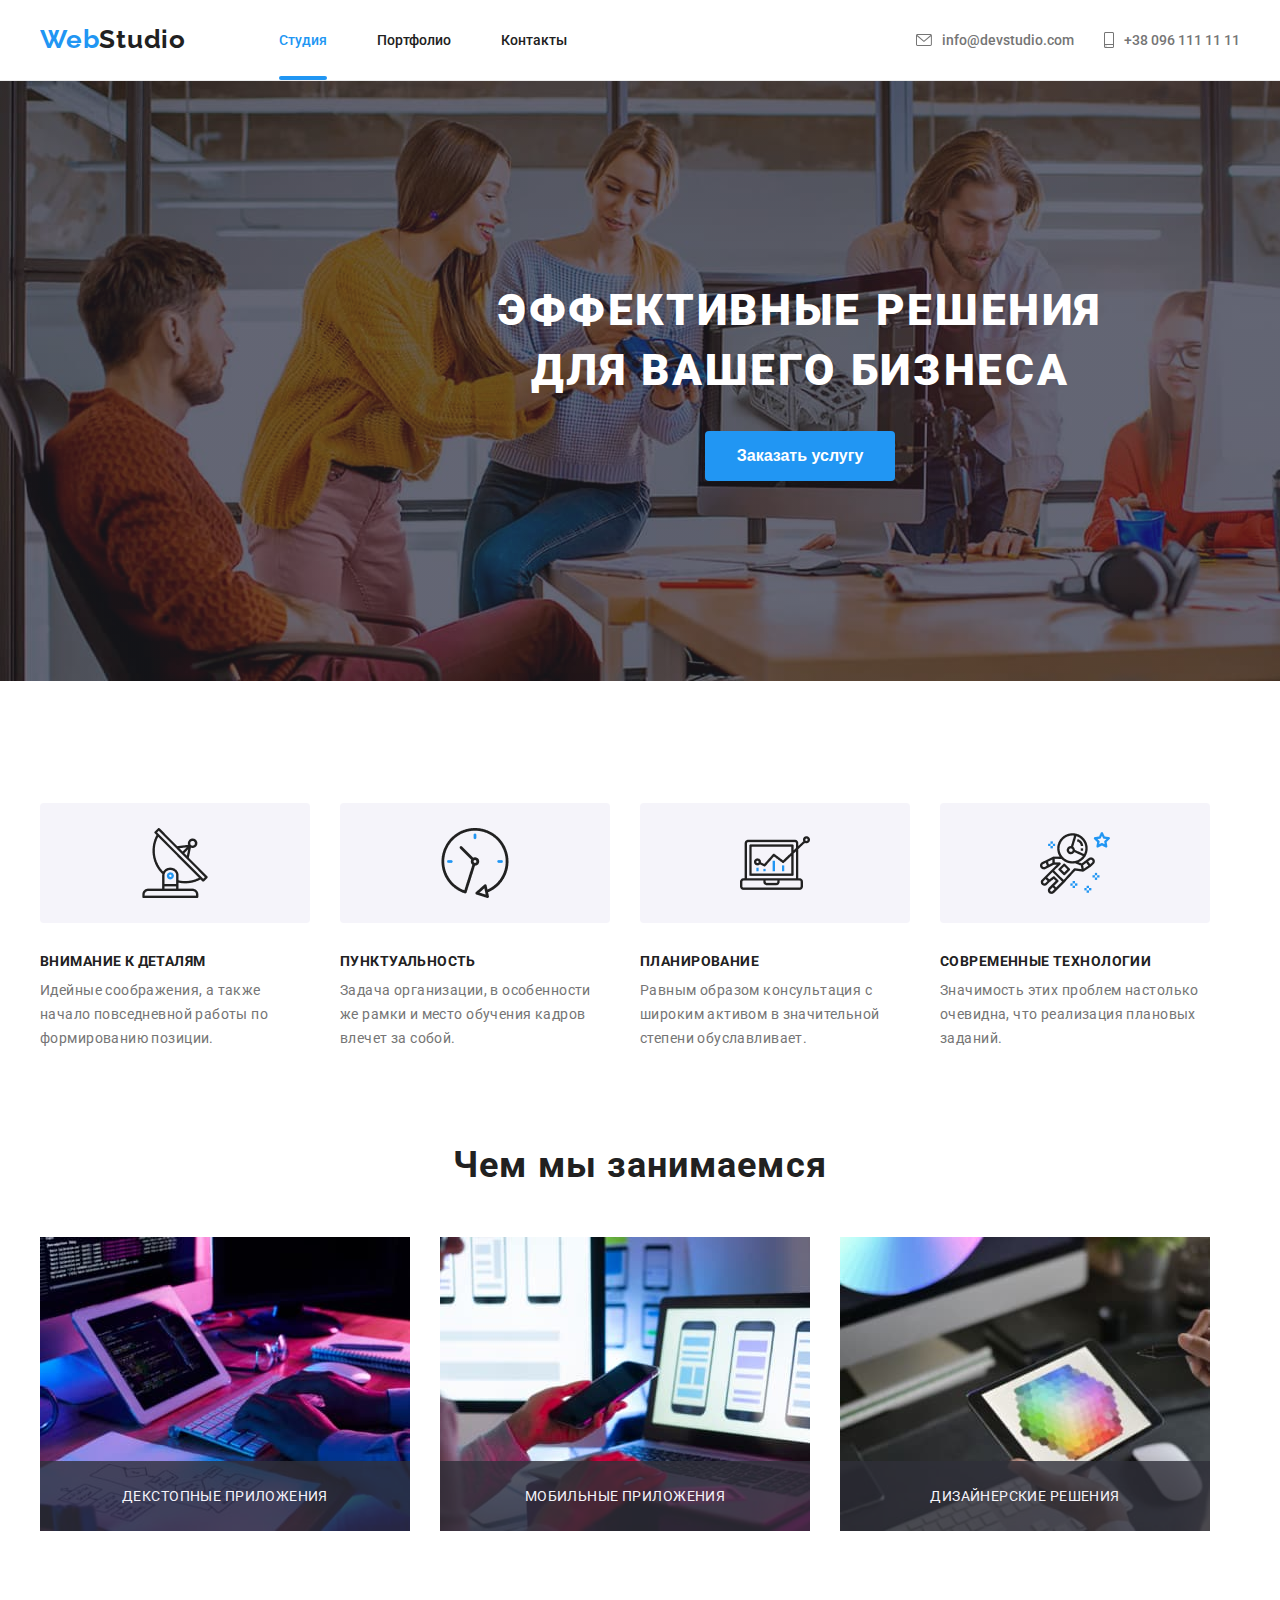
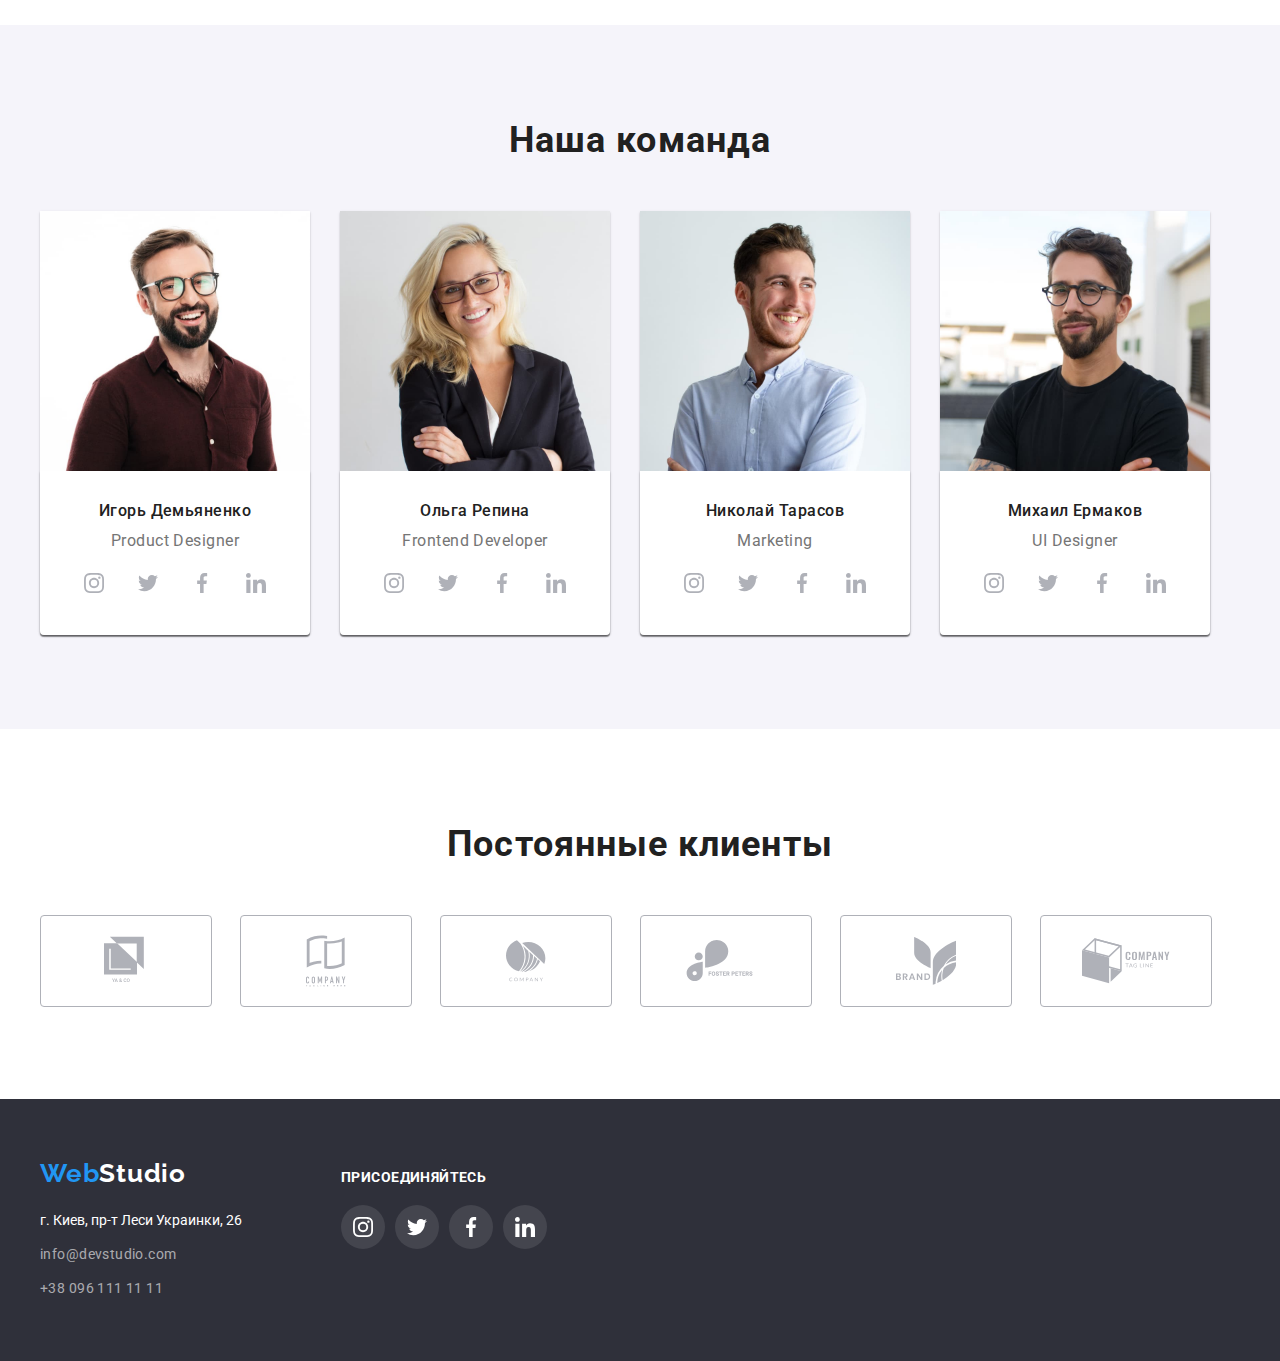
<file: index.html>
<!DOCTYPE html>
<html lang="en">

<head>
    <meta charset="UTF-8">
    <meta name="viewport" content="width=device-width, initial-scale=1.0">
    <meta http-equiv="X-UA-Compatible" content="IE=Edge">
    <title>main</title>
    <link rel="stylesheet" href="https://cdnjs.cloudflare.com/ajax/libs/modern-normalize/1.0.0/modern-normalize.min.css"
        integrity="sha512-ISS7cAi1PEhQ8jnbJpJZMd29NlhNj4AWYyLOSp2CE/CsHxTCu+r+t0D2yoJudVrd0/8fTVPUVDzY5Tvli75u/g=="
        crossorigin="anonymous" />
    <link rel="preconnect" href="https://fonts.gstatic.com">
    <link
        href="https://fonts.googleapis.com/css2?family=Raleway:wght@500;700&family=Roboto:wght@400;500;700;900&display=swap"
        rel="stylesheet">
    <link rel="stylesheet" href="./css/styles.css" />
</head>

<body>
    <header class="header">
        <div class="container">
            <!-- header nav menu -->
            <nav class="nav-list">
                <a class="logo-top link-effects" href="./index.html">
                    <span class="web">Web</span>Studio
                </a>
                <ul class="navigation">
                    <li class="nav-list">
                        <a class="nav-link nav-link-current link-effects" href="./index.html">Студия
                        </a>
                    </li>
                    <li class="nav-list">
                        <a class="nav-link link-effects" href="./portfolio.html">Портфолио
                        </a>
                    </li>
                    <li class="nav-list">
                        <a class="nav-link link-effects" href="#">Контакты
                        </a>
                    </li>
                </ul>
            </nav>
            <!--menu nav end-->
            <!-- header contacts -->
            <ul class="contacts">
                <li class="contact-list">
                    <a class="contact-link link-effects" href="mailto:info@devstudio.com">
                        <svg class="contact-list-icon" width="16" height="12">
                            <use href="./images/sprite.svg#mail"></use>
                        </svg>
                        info@devstudio.com
                    </a>
                </li>
                <li class="contact-list">
                    <a class="contact-link link-effects" href="tel:+380961111111">
                        <svg class="contact-list-icon" width="10" height="16">
                            <use href="./images/sprite.svg#smartphone"></use>
                        </svg>
                        +38 096 111 11 11
                    </a>
                </li>
            </ul>
        </div>
        <!-- header contacts end -->
    </header>
    <main>
        <!-- section hero -->
        <section class="section-hero">
            <div class="container">
                <h1 class="main-description"> Эффективные решения
                    <br>для вашего бизнеса<br>
                </h1>
                <button class="order-service" type="button" data-modal-open>Заказать услугу</button>
            </div>
        </section>
        <!-- section hero end -->
        <!-- section features -->
        <section class="section-features">
            <div class="container">
                <h2 class="features-title">Особенности</h2>
                <ul class="features">
                    <li class="details">
                        <h3 class="details-items icon-antenna">Внимание к деталям</h3>
                        <p class="details-description">Идейные соображения, а также
                            начало повседневной работы по формированию позиции.
                        </p>
                    </li>
                    <li class="details">
                        <h3 class="details-items icon-clock">Пунктуальность</h3>
                        <p class="details-description">Задача организации, в особенности
                            же рамки и место обучения кадров
                            влечет за собой.
                        </p>
                    </li>
                    <li class="details">
                        <h3 class="details-items icon-diagram">Планирование</h3>
                        <p class="details-description">Равным образом консультация с
                            широким активом в значительной
                            степени обуславливает.
                        </p>
                    </li>
                    <li class="details">
                        <h3 class="details-items icon-astronaut">Современные технологии</h3>
                        <p class="details-description">Значимость этих проблем настолько
                            очевидна, что реализация плановых
                            заданий.
                        </p>
                    </li>
                </ul>
            </div>
        </section>
        <!-- section features end -->
        <!-- section what we do -->
        <section class="section-what-we-do">
            <div class="container">
                <h2 class="what-we-do-title">Чем мы занимаемся</h2>
                <ul class="what-we-do">
                    <li class="what-we-do-items">
                        <div class="what-we-do-img">
                            <img src="./images/whatwedo/img1(opt).jpg" alt="Декстопные приложения" height="294" width="370" />
                            <div class="what-we-do-discr">
                                <p>Декстопные приложения</p>
                            </div>
                        </div>
                    </li>
                    <li class="what-we-do-items">
                        <div class="what-we-do-img">
                            <img src="./images/whatwedo/img2(opt).jpg" alt="Мобильные приложения" height="294" width="370" />
                            <div class="what-we-do-discr">
                                <p>Мобильные приложения</p>
                            </div>
                        </div>
                    </li>
                    <li>
                        <div class="what-we-do-img">
                            <img src="./images/whatwedo//img3(opt).jpg" alt="Java" height="294" width="370" />
                            <div class="what-we-do-discr">
                                <p>Дизайнерские решения</p>
                            </div>
                        </div>
                    </li>
                </ul>
            </div>
        </section>
        <!-- section what we do -->
        <!-- section team -->
        <section class="team-section">
            <div class="container">
                <h2 class="team-title">Наша команда</h2>
                <ul class="team">
                    <li class="team-members">
                        <img src="./images/team/ihor(opt).jpg" alt="Игорь Демьяненко" height="260" width="270" />
                        <div class="team-member-data">
                            <h3 class="team-member">Игорь Демьяненко</h3>
                            <p class="team-member-position">Product Designer</p>
                            <ul class="social-links">
                                <li class="social">
                                    <a class="social-link" href="#">
                                        <svg width="20" height="20">
                                            <use href="./images/sprite.svg#instagram"></use>
                                        </svg>
                                    </a>
                                </li>
                                <li class="social">
                                    <a class="social-link" href="3">
                                        <svg width="20" height="20">
                                            <use href="./images/sprite.svg#twitter"></use>
                                        </svg>
                                    </a>
                                </li>
                                <li class="social">
                                    <a class="social-link" href="#">
                                        <svg width="20" height="20">
                                            <use href="./images/sprite.svg#facebook"></use>
                                        </svg>
                                    </a>
                                </li>
                                <li class="social">
                                    <a class="social-link" href="#">
                                        <svg width="20" height="20">
                                            <use href="./images/sprite.svg#linkedin"></use>
                                        </svg>
                                    </a>
                                </li>
                            </ul>
                        </div>
                    </li>
                    <li class="team-members">
                        <img src="./images/team/olha(opt).jpg" alt="Ольга Репина" height="260" width="270" />
                        <div class="team-member-data">
                            <h3 class="team-member">Ольга Репина</h3>
                            <p class="team-member-position">Frontend Developer</p>
                            <ul class="social-links">
                                <li class="social">
                                    <a class="social-link" href="#">
                                        <svg width="20" height="20">
                                            <use href="./images/sprite.svg#instagram"></use>
                                        </svg>
                                    </a>
                                </li>
                                <li class="social">
                                    <a class="social-link" href="#">
                                        <svg width="20" height="20">
                                            <use href="./images/sprite.svg#twitter"></use>
                                        </svg>
                                    </a>
                                </li>
                                <li class="social">
                                    <a class="social-link" href="#">
                                        <svg width="20" height="20">
                                            <use href="./images/sprite.svg#facebook"></use>
                                        </svg>
                                    </a>
                                </li>
                                <li class="social">
                                    <a class="social-link" href="#">
                                        <svg width="20" height="20">
                                            <use href="./images/sprite.svg#linkedin"></use>
                                        </svg>
                                    </a>
                                </li>
                            </ul>
                        </div>
                    </li>
                    <li class="team-members">
                        <img src="./images/team/nikolai(opt).jpg" alt="Николай Тарасов" height="260" width="270" />
                        <div class="team-member-data">
                            <h3 class="team-member">Николай Тарасов</h3>
                            <p class="team-member-position">Marketing</p>
                            <ul class="social-links">
                                <li class="social">
                                    <a class="social-link" href="#">
                                        <svg width="20" height="20">
                                            <use href="./images/sprite.svg#instagram"></use>
                                        </svg>
                                    </a>
                                </li>
                                <li class="social">
                                    <a class="social-link" href="#">
                                        <svg width="20" height="20">
                                            <use href="./images/sprite.svg#twitter"></use>
                                        </svg>
                                    </a>
                                </li>
                                <li class="social">
                                    <a class="social-link" href="#">
                                        <svg width="20" height="20">
                                            <use href="./images/sprite.svg#facebook"></use>
                                        </svg>
                                    </a>
                                </li>
                                <li class="social">
                                    <a class="social-link" href="#">
                                        <svg width="20" height="20">
                                            <use href="./images/sprite.svg#linkedin"></use>
                                        </svg>
                                    </a>
                                </li>
                            </ul>
                        </div>
                    </li>
                    <li class="team-members">
                        <img src="./images/team/misha(opt).jpg" alt="Михаил Ермаков" height="260" width="270" />
                        <div class="team-member-data">
                            <h3 class="team-member">Михаил Ермаков</h3>
                            <p class="team-member-position">UI Designer</p>
                            <ul class="social-links">
                                <li class="social">
                                    <a class="social-link" href="#">
                                        <svg width="20" height="20">
                                            <use href="./images/sprite.svg#instagram"></use>
                                        </svg>
                                    </a>
                                </li>
                                <li class="social">
                                    <a class="social-link" href="#">
                                        <svg width="20" height="20">
                                            <use href="./images/sprite.svg#twitter"></use>
                                        </svg>
                                    </a>
                                </li>
                                <li class="social">
                                    <a class="social-link" href="#">
                                        <svg width="20" height="20">
                                            <use href="./images/sprite.svg#facebook"></use>
                                        </svg>
                                    </a>
                                </li>
                                <li class="social">
                                    <a class="social-link" href="#">
                                        <svg width="20" height="20">
                                            <use href="./images/sprite.svg#linkedin"></use>
                                        </svg>
                                    </a>
                                </li>
                            </ul>
                        </div>
                    </li>
                </ul>
            </div>
        </section>
        <!-- section team end -->
        <!-- section clients -->
        <section class="clients-section">
            <div class="container">
                <h2 class="clients-title">Постоянные клиенты</h2>
                <ul class="clients-list">
                    <li class="client-list-item">
                        <a class="clients-link" href="#">
                            <svg class="clients-item" width="44" height="50">
                                <use href="./images/sprite.svg#logo1"></use>
                            </svg>
                        </a>
                    </li>
                    <li class="client-list-item">
                        <a class="clients-link" href="#">
                            <svg class="clients-item" width="40" height="52">
                                <use href="./images/sprite.svg#logo2"></use>
                            </svg>
                        </a>
                    </li>
                    <li class="client-list-item">
                        <a class="clients-link" href="#">
                            <svg class="clients-item" width="40" height="42">
                                <use href="./images/sprite.svg#logo3"></use>
                            </svg>
                        </a>
                    </li>
                    <li class="client-list-item">
                        <a class="clients-link" href="#">
                            <svg class="clients-item" width="80" height="42">
                                <use href="./images/sprite.svg#logo4"></use>
                            </svg>
                        </a>
                    </li>
                    <li class="client-list-item">
                        <a class="clients-link" href="#">
                            <svg class="clients-item" width="60" height="48">
                                <use href="./images/sprite.svg#logo5"></use>
                            </svg>
                        </a>
                    </li>
                    <li class="client-list-item">
                        <a class="clients-link" href="#">
                            <svg class="clients-item" width="88" height="46">
                                <use href="./images/sprite.svg#logo6"></use>
                            </svg>
                        </a>
                    </li>
                </ul>
            </div>
        </section>
        <!-- section clients end -->
        <!-- section team end -->
    </main>
    <!-- footer -->
    <footer class="footer">
        <div class="container display-flex">
            <div class="footer-address-container">
                <a class="logo-footer link-effects" href="./index.html">
                    <span class="web">Web</span>Studio</a>
                <address class="footer-address">
                    <ul>
                        <li class="city-address"> г. Киев, пр-т Леси Украинки, 26
                        </li>
                        <li class="footer-mail">
                            <a class="footer-mail-link link-effects"
                                href="mailto:info@devstudio.com">info@devstudio.com</a>
                        </li>
                        <li>
                            <a class="footer-tel-link link-effects" href="tel:+380961111111">+38 096 111 11 11</a>
                        </li>
                    </ul>
                </address>
            </div>
            <div class="footer-join-container">
                <h2 class="join-links-title">Присоединяйтесь</h2>
                <ul class="footer-social-links">
                    <li class="social">
                        <a class="footer-social-link" href="#">
                            <svg width="20" height="20px">
                                <use href="./images/sprite.svg#instagram"></use>
                            </svg>
                        </a>
                    </li>
                    <li class="social">
                        <a class="footer-social-link" href="#">
                            <svg width="20" height="20px">
                                <use href="./images/sprite.svg#twitter"></use>
                            </svg>
                        </a>
                    </li>
                    <li class="social">
                        <a class="footer-social-link" href="#">
                            <svg width="20" height="20px">
                                <use href="./images/sprite.svg#facebook"></use>
                            </svg>
                        </a>
                    </li>
                    <li class="social">
                        <a class="footer-social-link" href="#">
                            <svg width="20" height="20px">
                                <use href="./images/sprite.svg#linkedin"></use>
                            </svg>
                        </a>
                    </li>
                </ul>
            </div>
        </div>
    </footer>
    <!-- footer End -->
    <!-- modal window -->
    <div class="backdrop is-hidden" data-modal>
        <div class="modal">
            <button class="modal-close" type="button" data-modal-close>
                <svg class="modal-close-btn" width="11" height="11">
                    <use href="./images/sprite.svg#cross"></use>
                </svg>
            </button>
        </div>
    </div>
    <script src="./js/modal.js"></script>
</body>
</html>
</file>
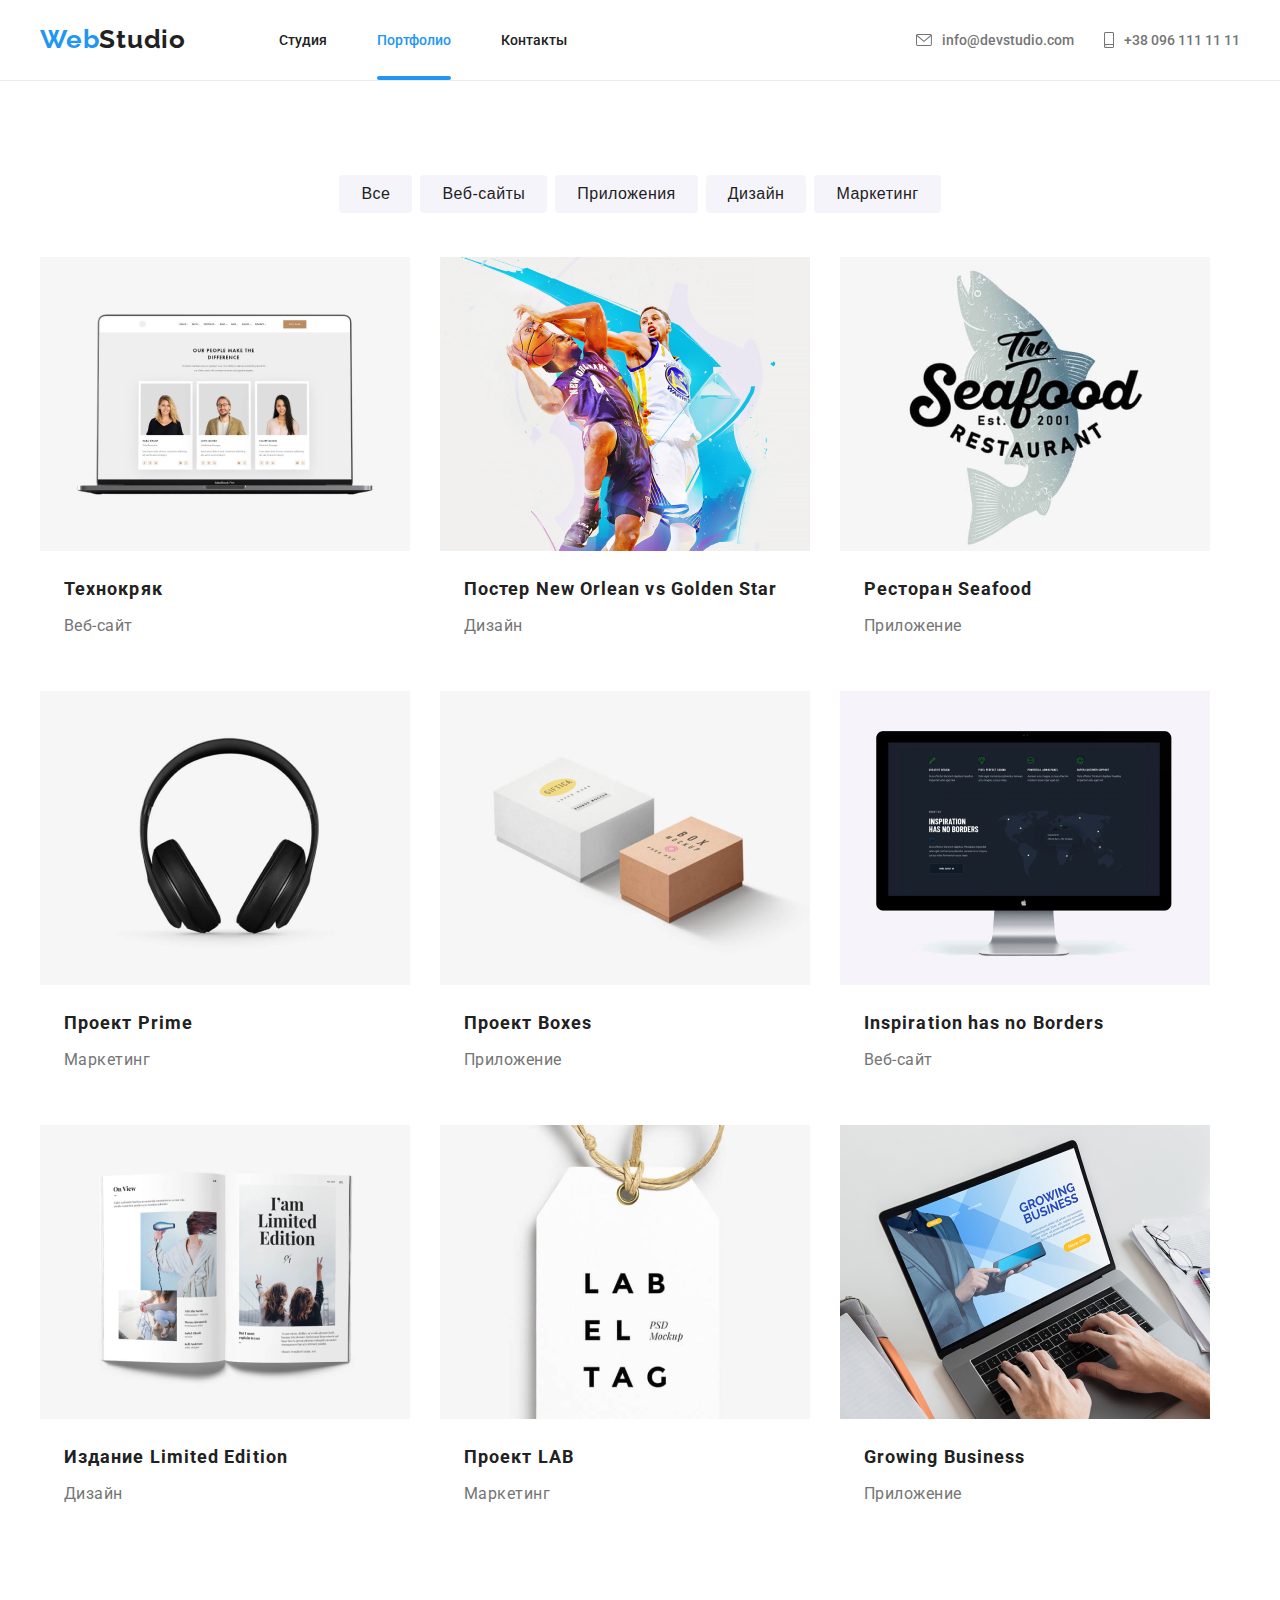
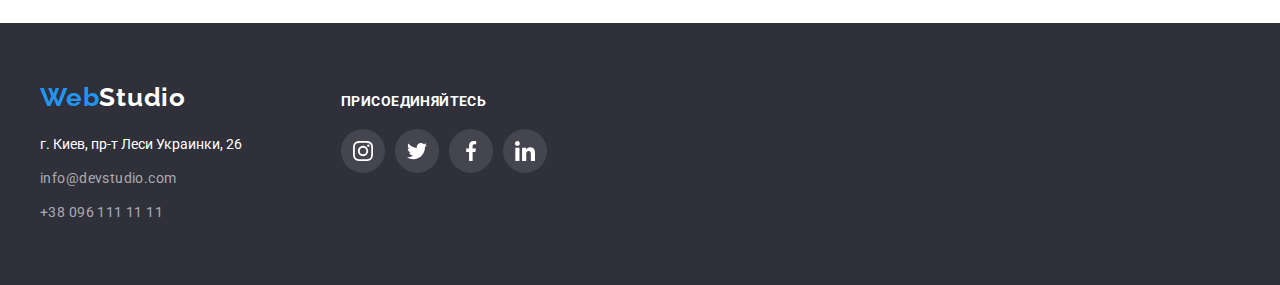
<file: portfolio.html>
<!DOCTYPE html>
<html lang="en-ru">
<head>
    <meta charset="UTF-8">
    <meta name="viewport" content="width=device-width, initial-scale=1.0">
    <meta http-equiv="X-UA-Compatible" content="IE=Edge">
    <title>portfolio</title>
    <link rel="stylesheet" href="https://cdnjs.cloudflare.com/ajax/libs/modern-normalize/1.0.0/modern-normalize.min.css"
        integrity="sha512-ISS7cAi1PEhQ8jnbJpJZMd29NlhNj4AWYyLOSp2CE/CsHxTCu+r+t0D2yoJudVrd0/8fTVPUVDzY5Tvli75u/g=="
        crossorigin="anonymous" />
    <link rel="preconnect" href="https://fonts.gstatic.com">
    <link
        href="https://fonts.googleapis.com/css2?family=Raleway:wght@500;700&family=Roboto:wght@400;500;700;900&display=swap"
        rel="stylesheet">
    <link rel="stylesheet" href="./css/styles.css" />
</head>
<body>
    <header class="header">
        <div class="container">
            <!-- header nav menu -->
            <nav class="nav-list">
                <a class="logo-top link-effects" href="./index.html">
                    <span class="web">Web</span>Studio
                </a>
                <ul class="navigation">
                    <li class="nav-list">
                        <a class="nav-link link-effects" href="./index.html">Студия
                        </a>
                    </li>
                    <li class="nav-list">
                        <a class="nav-link nav-link-current link-effects" href="./portfolio.html">Портфолио
                        </a>
                    </li>
                    <li class="nav-list">
                        <a class="nav-link link-effects" href="#">Контакты
                        </a>
                    </li>
                </ul>
            </nav>
            <!--menu nav end-->
            <!-- header contacts -->
            <ul class="contacts">
                <li class="contact-list">
                    <a class="contact-link link-effects" href="mailto:info@devstudio.com">
                        <svg class="contact-list-icon" width="16" height="12">
                            <use href="./images/sprite.svg#mail"></use>
                        </svg>
                        info@devstudio.com
                    </a>
                </li>
                <li class="contact-list">
                    <a class="contact-link link-effects" href="tel:+380961111111">
                        <svg class="contact-list-icon" width="10" height="16">
                            <use href="./images/sprite.svg#smartphone"></use>
                        </svg>
                        +38 096 111 11 11
                    </a>
                </li>
            </ul>
        </div>
        <!-- header contacts end -->
    </header>
    <main>
        <!-- section portfolio-->
        <section class="section-portfolio">
            <div class="container">
                <h1 hidden>Портфолио</h1>
                <ul class="filters">
                    <li class="filter-item">
                        <button type="button" class="filter-btn">Все</button>
                    </li>
                    <li class="filter-item">
                        <button type="button" class="filter-btn">Веб-сайты</button>
                    </li>
                    <li class="filter-item">
                        <button type="button" class="filter-btn">Приложения</button>
                    </li>
                    <li class="filter-item">
                        <button type="button" class="filter-btn">Дизайн</button>
                    </li>
                    <li class="filter-item">
                        <button type="button" class="filter-btn">Маркетинг</button>
                    </li>
                </ul>
                <h2 hidden>Наши проэкты</h2>
                <ul class="projects">
                    <li class="project-list">
                        <a class="project-link link-effects" href="#">
                            <div class="project-overlay">
                                <img src="./imagesportfolio/technocriak.jpg" alt="Технокряк" width="370" height="294" />
                                <p class="project-overlay-text">Технокряк это современная площадка распространения
                                    коронавируса. Компании используют эту платформу для цифрового
                                    шпионажа и атак на защищённые сервера конкурентов.
                                </p>
                            </div>
                            <div class="project-text">
                                <h3 class="project-title">Технокряк</h3>
                                <p class="project-description">Веб-сайт</p>
                            </div>
                        </a>
                    </li>
                    <li class="project-list">
                        <a class="project-link link-effects" href="#">
                            <div class="project-overlay">
                                <img src="./imagesportfolio/neworlean.jpg" alt="Постер New Orlean vs Golden Star"
                                    width="370" height="294" />
                                <p class="project-overlay-text">Технокряк это современная площадка распространения
                                    коронавируса. Компании используют эту платформу для цифрового
                                    шпионажа и атак на защищённые сервера конкурентов.
                                </p>
                            </div>
                            <div class="project-text">
                                <h3 class="project-title">Постер New Orlean vs Golden Star</h3>
                                <p class="project-description">Дизайн</p>
                            </div>
                        </a>
                    </li>
                    <li class="project-list">
                        <a class="project-link link-effects" href="#">
                            <div class="project-overlay">
                                <img src="./imagesportfolio/restoraunt.jpg" alt="Ресторан Seafood" width="370"
                                    height="294" />
                                <p class="project-overlay-text">Технокряк это современная площадка распространения
                                    коронавируса. Компании используют эту платформу для цифрового
                                    шпионажа и атак на защищённые сервера конкурентов.
                                </p>
                            </div>
                            <div class="project-text">
                                <h3 class="project-title">Ресторан Seafood</h3>
                                <p class="project-description">Приложение</p>
                            </div>
                        </a>
                    </li>
                    <li class="project-list">
                        <a class="project-link link-effects" href="#">
                            <div class="project-overlay">
                                <img src="./imagesportfolio/projectprime.jpg" alt="Проект Prime" width="370"
                                    height="294" />
                                <p class="project-overlay-text">Технокряк это современная площадка распространения
                                    коронавируса. Компании используют эту платформу для цифрового
                                    шпионажа и атак на защищённые сервера конкурентов.
                                </p>
                            </div>
                            <div class="project-text">
                                <h3 class="project-title">Проект Prime</h3>
                                <p class="project-description">Маркетинг</p>
                            </div>
                        </a>
                    </li>
                    <li class="project-list">
                        <a class="project-link link-effects" href="#">
                            <div class="project-overlay">
                                <img src="./imagesportfolio/projectboxes.jpg" alt="Проект Boxes" width="370"
                                    height="294" />
                                <p class="project-overlay-text">Технокряк это современная площадка распространения
                                    коронавируса. Компании используют эту платформу для цифрового
                                    шпионажа и атак на защищённые сервера конкурентов.
                                </p>
                            </div>
                            <div class="project-text">
                                <h3 class="project-title">Проект Boxes</h3>
                                <p class="project-description">Приложение</p>
                            </div>
                        </a>
                    </li>
                    <li class="project-list">
                        <a class="project-link link-effects" href="#">
                            <div class="project-overlay">
                                <img src="./imagesportfolio/inspiration.jpg" alt="Inspiration has no Borders"
                                    width="370" height="294" />
                                <p class="project-overlay-text">Технокряк это современная площадка распространения
                                    коронавируса. Компании используют эту платформу для цифрового
                                    шпионажа и атак на защищённые сервера конкурентов.
                                </p>
                            </div>
                            <div class="project-text">
                                <h3 class="project-title">Inspiration has no Borders</h3>
                                <p class="project-description">Веб-сайт</p>
                            </div>
                        </a>
                    </li>
                    <li class="project-list">
                        <a class="project-link link-effects" href="#">
                            <div class="project-overlay">
                                <img src="./imagesportfolio/limitededition.jpg" alt="Издание Limited Edition"
                                    width="370" height="294" />
                                <p class="project-overlay-text">Технокряк это современная площадка распространения
                                    коронавируса. Компании используют эту платформу для цифрового
                                    шпионажа и атак на защищённые сервера конкурентов.
                                </p>
                            </div>
                            <div class="project-text">
                                <h3 class="project-title">Издание Limited Edition</h3>
                                <p class="project-description">Дизайн</p>
                            </div>
                        </a>
                    </li>
                    <li class="project-list">
                        <a class="project-link link-effects" href="#">
                            <div class="project-overlay">
                                <img src="./imagesportfolio/projectlab.jpg" alt="Проект LAB" width="370" height="294" />
                                <p class="project-overlay-text">Технокряк это современная площадка распространения
                                    коронавируса. Компании используют эту платформу для цифрового
                                    шпионажа и атак на защищённые сервера конкурентов.
                                </p>
                            </div>
                            <div class="project-text">
                                <h3 class="project-title">Проект LAB</h3>
                                <p class="project-description">Маркетинг</p>
                            </div>
                        </a>
                    </li>
                    <li class="project-list">
                        <a class="project-link link-effects" href="#">
                            <div class="project-overlay">
                                <img src="./imagesportfolio/growingbusiness.jpg" alt="Growing Business" width="370"
                                    height="294" />
                                <p class="project-overlay-text">Технокряк это современная площадка распространения
                                    коронавируса. Компании используют эту платформу для цифрового
                                    шпионажа и атак на защищённые сервера конкурентов.
                                </p>
                            </div>
                            <div class="project-text">
                                <h3 class="project-title">Growing Business</h3>
                                <p class="project-description">Приложение</p>
                            </div>
                        </a>
                    </li>
                </ul>
            </div>
        </section>
        <!-- section portfolio end -->
    </main>
    <!-- footer -->
    <footer class="footer">
        <div class="container display-flex">
            <div class="footer-address-container">
                <a class="logo-footer link-effects" href="./index.html">
                    <span class="web">Web</span>Studio</a>
                <address class="footer-address">
                    <ul>
                        <li class="city-address"> г. Киев, пр-т Леси Украинки, 26
                        </li>
                        <li class="footer-mail">
                            <a class="footer-mail-link link-effects"
                                href="mailto:info@devstudio.com">info@devstudio.com</a>
                        </li>
                        <li>
                            <a class="footer-tel-link link-effects" href="tel:+380961111111">+38 096 111 11 11</a>
                        </li>
                    </ul>
                </address>
            </div>
            <div class="footer-join-container">
                <h2 class="join-links-title">Присоединяйтесь</h2>
                <ul class="footer-social-links">
                    <li class="social">
                        <a class="footer-social-link" href="#">
                            <svg width="20" height="20px">
                                <use href="./images/sprite.svg#instagram"></use>
                            </svg>
                        </a>
                    </li>
                    <li class="social">
                        <a class="footer-social-link" href="#">
                            <svg width="20" height="20px">
                                <use href="./images/sprite.svg#twitter"></use>
                            </svg>
                        </a>
                    </li>
                    <li class="social">
                        <a class="footer-social-link" href="#">
                            <svg width="20" height="20px">
                                <use href="./images/sprite.svg#facebook"></use>
                            </svg>
                        </a>
                    </li>
                    <li class="social">
                        <a class="footer-social-link" href="#">
                            <svg width="20" height="20px">
                                <use href="./images/sprite.svg#linkedin"></use>
                            </svg>
                        </a>
                    </li>
                </ul>
            </div>
        </div>
    </footer>
    <!-- footer End -->
</body>

</html>
</file>
<file: css/styles.css>
:root {
  --title-text-color: #212121;
  --secondary-text-color: #757575;
  --common-lite-color: #ffffff;
  --accent-color: #2196f3;
  --common-background: #f5f4fa;
  --common-link: #afb1b8;
  --outline: 1px solid #eeeeee;
  --dark-background-color: #2f303a;
  --letter-spacing: 0.03em;
  --bold-font-weight: 700;
  --normal-font-weight: 500;
  --font-size: 14px;
  --line-height-normal: 1.142;
  --normal-font-size: 16px;
  --common-cubic-bezier: cubic-bezier(0.4, 0, 0.2, 1);
  --padding-standard: 0 15px;
}
* {
  margin: 0px;
  padding: 0px;
}
body {
  font-family: Roboto, sans-serif;
  font-style: normal;
  font-weight: normal;
  background: var(--common-lite-color);
}
ul {
  list-style: none;
}
img {
  display: block;
}
.link-effects {
  margin: 0px;
  padding: 0px;
  text-decoration: none;
  display: block;
}
.header {
  border-bottom: 1px solid rgba(236, 236, 236, 1);
}
.header .container {
  display: flex;
}
.container {
  width: 1200px;
  padding: var(--padding-standard);
  margin: 0 auto;
  align-items: center;
}
.display-flex {
  display: flex;
}
/* header nav menu */
.nav-list {
  display: flex;
  overflow: hidden;
}
.logo-top {
  padding-top: 24px;
  padding-bottom: 24px;
  font-family: Raleway, sans-serif;
  font-weight: var(--bold-font-weight);
  font-size: 26px;
  line-height: 1.192;
  letter-spacing: var(--letter-spacing);
  color: var(--title-text-color);
}
.web {
  color: var(--accent-color);
}
.navigation {
  margin-left: 93px;
  display: flex;
  font-weight: 500;
}
.nav-list:not(:first-child) {
  margin-left: 50px;
}
.nav-link {
  position: relative;
  padding: 32px 0px;
  font-weight: inherit;
  font-size: var(--font-size);
  line-height: var(--line-height-normal);
  color: var(--title-text-color);
  transition: color 250ms var(--common-cubic-bezier);
}
.nav-link-current {
  color: var(--accent-color);
}
.nav-link::after {
  position: absolute;
  margin-top: 24px;
  width: 100%;
  height: 4px;
  bottom: 0;
  content: "";
  display: block;
  border-radius: 4px;
  transform: scale(0);
  background-color: var(--accent-color);
  transition: transform 250ms cubic-bezier(0.4, 0, 0.2, 1);
}
.nav-link:hover::after,
.nav-link:focus::after {
  transform: scale(1);
}
.nav-link:hover,
.nav-link:focus {
  color: var(--accent-color);
}
.nav-link-current::before {
  position: absolute;
  margin-top: 24px;
  width: 100%;
  height: 4px;
  bottom: 0;
  content: "";
  display: block;
  border-radius: 4px;
  background-color: var(--accent-color);
}
/* header nav menu end */

/* header contacts */
.contacts {
  margin-left: auto;
  display: flex;
}
.contact-link {
  padding: 32px 0px;
  font-weight: var(--normal-font-weight);
  font-size: var(--font-size);
  line-height: var(--line-height-normal);
  display: flex;
  align-items: center;
  color: var(--secondary-text-color);
  fill: currentColor;
  transition: color 250ms var(--common-cubic-bezier);
}
.contact-list {
  display: flex;
  align-items: center;
  color: var(--secondary-text-color);
}
.contact-list-icon {
  margin-right: 10px;
}
.contact-link:hover,
.contact-link:focus {
  color: var(--accent-color);
  cursor: pointer;
}
.contact-list:not(:first-child) {
  margin-left: 30px;
}
/* header contacts */

/* section hero */
.section-hero {
  margin-left: auto;
  margin-right: auto;
  padding: 200px 0px;
  width: 1600px;
  box-sizing: border-box;
  display: block;
  text-align: center;
  background-color: #2f303a;
  background-image: linear-gradient(
      rgba(47, 48, 58, 0.4),
      rgba(47, 48, 58, 0.4)
    ),
    url(../images/hero/Img.jpg);
  background-repeat: no-repeat;
  background-position: center;
}
.main-description {
  margin-bottom: 30px;
  font-weight: 900;
  font-size: 44px;
  line-height: 1.363;
  text-align: center;
  letter-spacing: 0.06em;
  text-transform: uppercase;
  color: var(--common-lite-color);
}
.order-service {
  margin-left: auto;
  margin-right: auto;
  padding: 10px 32px;
  font-weight: var(--bold-font-weight);
  font-size: var(--normal-font-size);
  line-height: 1.875;
  display: inline-block;
  background: var(--accent-color);
  color: var(--common-lite-color);
  border-radius: 4px;
  cursor: pointer;
  border: none;
  transition: color 250ms var(--common-cubic-bezier),
    box-shadow 250ms var(--common-cubic-bezier);
}
.order-service:focus,
.order-service:hover {
  background: var(--accent-color);
  color: var(--common-lite-color);
  box-shadow: 0px 4px 4px rgba(61, 11, 11, 0.15);
}
/* section hero end */

/* section features */
.section-features {
  padding: 94px 0;
}
.features-icon {
  margin-bottom: 30px;
  display: flex;
  justify-content: center;
  align-items: center;
  background-color: var(--common-background);
  border-radius: 4px;
}
.features-title {
  text-align: center;
  visibility: hidden;
}
.features {
  display: flex;
  flex-direction: row;
  font-size: var(--font-size);
  line-height: 1.714;
  color: var(--common-lite-color);
}
.details:last-child {
  margin-right: 0;
}
.details {
  margin-right: 30px;
  width: 270px;
  letter-spacing: var(--letter-spacing);
  color: var(--secondary-text-color);
}
.details-items {
  max-width: 270px;
  font-style: normal;
  font-weight: var(--bold-font-weight);
  font-size: var(--font-size);
  line-height: var(--line-height-normal);
  letter-spacing: var(--letter-spacing);
  text-transform: uppercase;
  color: var(--title-text-color);
}
.details-items::before {
  margin-bottom: 30px;
  height: 120px;
  display: block;
  content: "";
  background-repeat: no-repeat;
  background-position: center;
  background-color: var(--common-background);
  border-radius: 4px;
}
.icon-antenna::before {
  background-image: url(../images/features/antenna.png);
}
.icon-clock::before {
  background-image: url(../images/features/clock.png);
}
.icon-diagram::before {
  background-image: url(../images/features/diagram.png);
}
.icon-astronaut::before {
  background-image: url(../images/features/astronaut.png);
}
.details-description {
  margin-top: 10px;
  width: 270px;
}
/* section features end */

/* section what we do */
.section-what-we-do {
  padding-bottom: 94px;
}
.what-we-do-container {
  margin-left: auto;
  margin-right: auto;
  padding: var(--padding-standard);
  width: 1200px;
}
.what-we-do-title {
  margin-bottom: 50px;
  font-weight: var(--bold-font-weight);
  font-size: 36px;
  line-height: 1.166;
  letter-spacing: var(--letter-spacing);
  text-align: center;
  color: var(--title-text-color);
}
.what-we-do {
  display: flex;
  text-align: center;
}
.what-we-do-items {
  margin-right: 30px;
}
.what-we-do-img {
  position: relative;
}
.what-we-do-discr {
  position: absolute;
  bottom: 0;
  width: 100%;
  height: 70px;
  content: "";
  font-size: var(--font-size);
  line-height: var(--line-height-normal);
  text-align: center;
  letter-spacing: var(--letter-spacing);
  text-transform: uppercase;
  display: flex;
  align-items: center;
  justify-content: center;
  color: var(--common-background);
  background: rgba(47, 48, 58, 0.8);
}
/* section what we do end */

/* section team */
.team-section {
  padding: 94px 0;
  margin-right: auto;
  margin-left: auto;
  box-sizing: content-box;
  background-color: var(--common-background);
}
.team-title {
  margin-bottom: 50px;
  font-weight: var(--bold-font-weight);
  font-size: 36px;
  letter-spacing: var(--letter-spacing);
  text-align: center;
  color: var(--title-text-color);
}
.team {
  display: flex;
  flex-wrap: nowrap;
  font-size: var(--normal-font-size);
  line-height: 1.25;
  text-align: center;
}
.team-members {
  border-radius: 0px 0px 4px 4px;
  box-shadow: 0px 1px 3px rgba(0, 0, 0, 0.12), 0px 1px 1px rgba(0, 0, 0, 0.14),
    0px 2px 1px rgba(0, 0, 0, 0.2);
  color: var(--title-text-color);
}
.team-members:not(:last-child) {
  margin-right: 30px;
}
.team-member-data {
  padding: 30px 32px;
  flex-basis: calc(100% / 3 - 20px);
  letter-spacing: var(--letter-spacing);
  border-radius: 0px 0px 4px 4px;
  box-shadow: 0px 1px 3px rgba(0, 0, 0, 0.12), 0px 1px 1px rgba(0, 0, 0, 0.14),
    0px 2px 1px rgba(0, 0, 0, 0.2);
  background-color: var(--common-lite-color);
}
.team-member {
  font-weight: var(--normal-font-weight);
  font-size: var(--normal-font-size);
  line-height: 1.25;
}
.team-member-position {
  margin-top: 10px;
  text-align: center;
  color: var(--secondary-text-color);
}
/* social links for team members */
.social-links {
  margin-top: 10px;
  display: flex;
  justify-content: center;
}
.social {
  width: 44px;
  height: 44px;
}
.social:not(:first-child) {
  margin-left: 10px;
}
.social-link {
  width: 100%;
  height: 100%;
  display: flex;
  justify-content: center;
  align-items: center;
  border-radius: 50%;
  fill: var(--common-link);
  transition: background-color 250ms var(--common-cubic-bezier),
    fill 250ms var(--common-cubic-bezier);
}
.social-link:hover,
.social-link:focus {
  fill: var(--common-lite-color);
  background-color: var(--accent-color);
}
/* social links for team members end */
/* section team end */

/* section clients  */
.clients-section {
  padding: 94px 0;
}
.clients-title {
  margin-bottom: 50px;
  font-size: 36px;
  line-height: 42px;
  text-align: center;
  letter-spacing: var(--letter-spacing);
  color: var(--title-text-color);
}
.clients-list {
  display: flex;
}
.client-list-item {
  width: 170px;
  height: 90px;
}
.client-list-item:not(:last-child) {
  margin-right: 30px;
}
.clients-link {
  width: 100%;
  height: 100%;
  display: flex;
  justify-content: center;
  align-items: center;
  text-align: center;
  fill: var(--common-link);
  border: 1px solid var(--common-link);
  border-radius: 4px;
  transition: fill 250ms var(--common-cubic-bezier),
    border 250ms var(--common-cubic-bezier);
}
.clients-link:hover,
.clients-link:focus {
  border: 1px solid var(--accent-color);
  fill: var(--accent-color);
}
.clients-item {
  display: block;
  align-content: center;
}
/* section clients end */

/* footer */
.footer {
  padding: 60px 0px;
  display: flex;
  background: var(--dark-background-color);
}
.footer-address-container {
  margin-right: 70px;
}
.logo-footer {
  margin-bottom: 20px;
  font-family: Raleway, sans-serif;
  font-weight: var(--bold-font-weight);
  font-size: 26px;
  line-height: 1.153;
  letter-spacing: var(--letter-spacing);
  color: var(--common-lite-color);
}

.footer-address {
  width: 231px;
  line-height: 1.714;
  font-size: var(--font-size);
  font-style: inherit;
  color: var(--common-lite-color);
}
.footer-mail,
.city-address {
  margin-bottom: 10px;
  transition: color 250ms var(--common-cubic-bezier);
}
.footer-tel-link,
.footer-mail-link {
  font-size: inherit;
  line-height: inherit;
  letter-spacing: var(--letter-spacing);
  color: rgba(255, 255, 255, 0.6);
  transition: color 250ms var(--common-cubic-bezier);
}
.footer-tel-link:hover,
.footer-tel-link:focus,
.footer-mail-link:hover,
.footer-mail-link:focus {
  color: var(--accent-color);
}
.footer .container {
  align-items: baseline;
}
.join-links-title {
  margin-bottom: 20px;
  font-weight: var(--bold-font-weight);
  font-size: var(--font-size);
  line-height: var(--line-height-normal);
  letter-spacing: var(--letter-spacing);
  text-transform: uppercase;
  color: var(--common-lite-color);
}
.footer-social-links {
  margin: 0;
  padding: 0;
  display: flex;
}
.footer-social-link {
  width: 100%;
  height: 100%;
  display: flex;
  justify-content: center;
  align-items: center;
  border-radius: 50%;
  background-color: rgba(255, 255, 255, 0.1);
  fill: var(--common-lite-color);
  transition: background-color 250ms var(--common-cubic-bezier);
}
.footer-social-link:hover {
  background-color: var(--accent-color);
  outline: none;
}
.footer-social-link:focus {
  background-color: var(--accent-color);
}
/* footer end */

/* ---Portfolio--- */

/* section portfolio */
.section-portfolio {
  padding: 94px 0px;
}
.filters {
  margin-bottom: 44px;
  display: flex;
  justify-content: center;
}
.filter-btn {
  padding: 6px 22px;
  font-weight: var(--normal-font-weight);
  font-size: var(--normal-font-size);
  line-height: 1.625;
  text-align: center;
  letter-spacing: var(--letter-spacing);
  border-radius: 4px;
  color: var(--title-text-color);
  background: var(--common-background);
  border: none;
  cursor: pointer;
  transition: background 250ms var(--common-cubic-bezier),
    box-shadow 250ms var(--common-cubic-bezier),
    color 250ms var(--common-cubic-bezier);
}
.filter-item:not(:last-child) {
  margin-right: 8px;
}
.filter-btn:hover,
.filter-btn:focus,
.filter-btn:active {
  border: none;
  background: var(--accent-color);
  color: var(--common-lite-color);
  box-shadow: 0px 3px 1px rgba(0, 0, 0, 0.1), 0px 1px 2px rgba(0, 0, 0, 0.08),
    0px 2px 2px rgba(0, 0, 0, 0.12);
  outline: var(--outline);
}
.projects {
  display: flex;
  flex-wrap: wrap;
  text-align: center;
}
.project-list {
  margin-bottom: 30px;
  margin-left: 30px;
  box-sizing: border-box;
  text-align: left;
  background: var(--common-lite-color);
}
.project-list:nth-child(3n + 1) {
  margin-left: 0px;
}
.project-list:nth-child(n + 7) {
  margin-bottom: 0px;
}
.project-link {
  width: 100%;
  height: 100%;
  text-decoration: none;
  display: block;
  transition: all 250ms var(--common-cubic-bezier);
}
.project-link:hover,
.project-link:focus {
  box-shadow: 0px 1px 1px rgba(0, 0, 0, 0.12), 0px 4px 4px rgba(0, 0, 0, 0.06),
    1px 4px 6px rgba(0, 0, 0, 0.16);
}
.project-overlay {
  display: flex;
  overflow: hidden;
  position: relative;
}
.project-overlay-text {
  position: absolute;
  padding: 63px 24px;
  width: 100%;
  height: 100%;
  top: 100%;
  left: 0;
  font-size: 18px;
  line-height: 28px;
  letter-spacing: var(--letter-spacing);
  color: var(--common-lite-color);
  transition: transform 250ms var(--common-cubic-bezier),
    background-color 250ms var(--common-cubic-bezier);
}
.project-link:hover .project-overlay-text,
.project-link:focus .project-overlay-text {
  background-color: rgba(33, 150, 243, 0.9);
  transform: translateY(-100%);
}
.project-text {
  padding: 20px 24px;
}
.project-title {
  margin-bottom: 4px;
  width: 322px;
  font-weight: var(--bold-font-weight);
  font-size: 18px;
  line-height: 2;
  letter-spacing: 0.06em;
  color: var(--title-text-color);
}
.project-description {
  width: 322px;
  font-size: var(--normal-font-size);
  line-height: 1.875;
  letter-spacing: var(--letter-spacing);
  color: var(--secondary-text-color);
}
/* section portfolio end*/

/* modal window */
.backdrop {
  position: fixed;
  top: 0;
  left: 0;
  width: 100%;
  height: 100%;
  background: rgba(0, 0, 0, 0.2);
  pointer-events: none;
  opacity: 1;
  transition: opacity 250ms var(--common-cubic-bezier);
}
.backdrop.is-hidden {
  opacity: 0;
  pointer-events: none;
}
.backdrop.is-hidden .modal {
  transform: translate(-50%, -50%) scale(0.9);
}
.modal {
  position: absolute;
  padding: 15px;
  display: flex;
  width: 528px;
  height: 581px;
  left: 50%;
  top: 50%;
  background: var(--common-lite-color);
  box-shadow: 0px 1px 3px rgba(0, 0, 0, 0.12), 0px 1px 1px rgba(0, 0, 0, 0.14),
    0px 2px 1px rgba(0, 0, 0, 0.2);
  border-radius: 4px;
  transform: translate(-50%, -50%) scale(1);
  transition: transform 250ms var(--common-cubic-bezier);
  pointer-events: none;
}
.modal-close {
  position: absolute;
  display: flex;
  justify-content: center;
  text-align: center;
  padding: 10px;
  top: 8px;
  right: 8px;
  background: var(--common-lite-color);
  border-radius: 50%;
  border: 1px solid rgba(0, 0, 0, 0.1);
  cursor: pointer;
  pointer-events: auto;
  transform: border-color 25000ms var(--common-cubic-bezier);
}
.modal-close:hover,
.modal-close:focus {
  fill: var(--accent-color);
  border-color: var(--accent-color);
}
</file>
